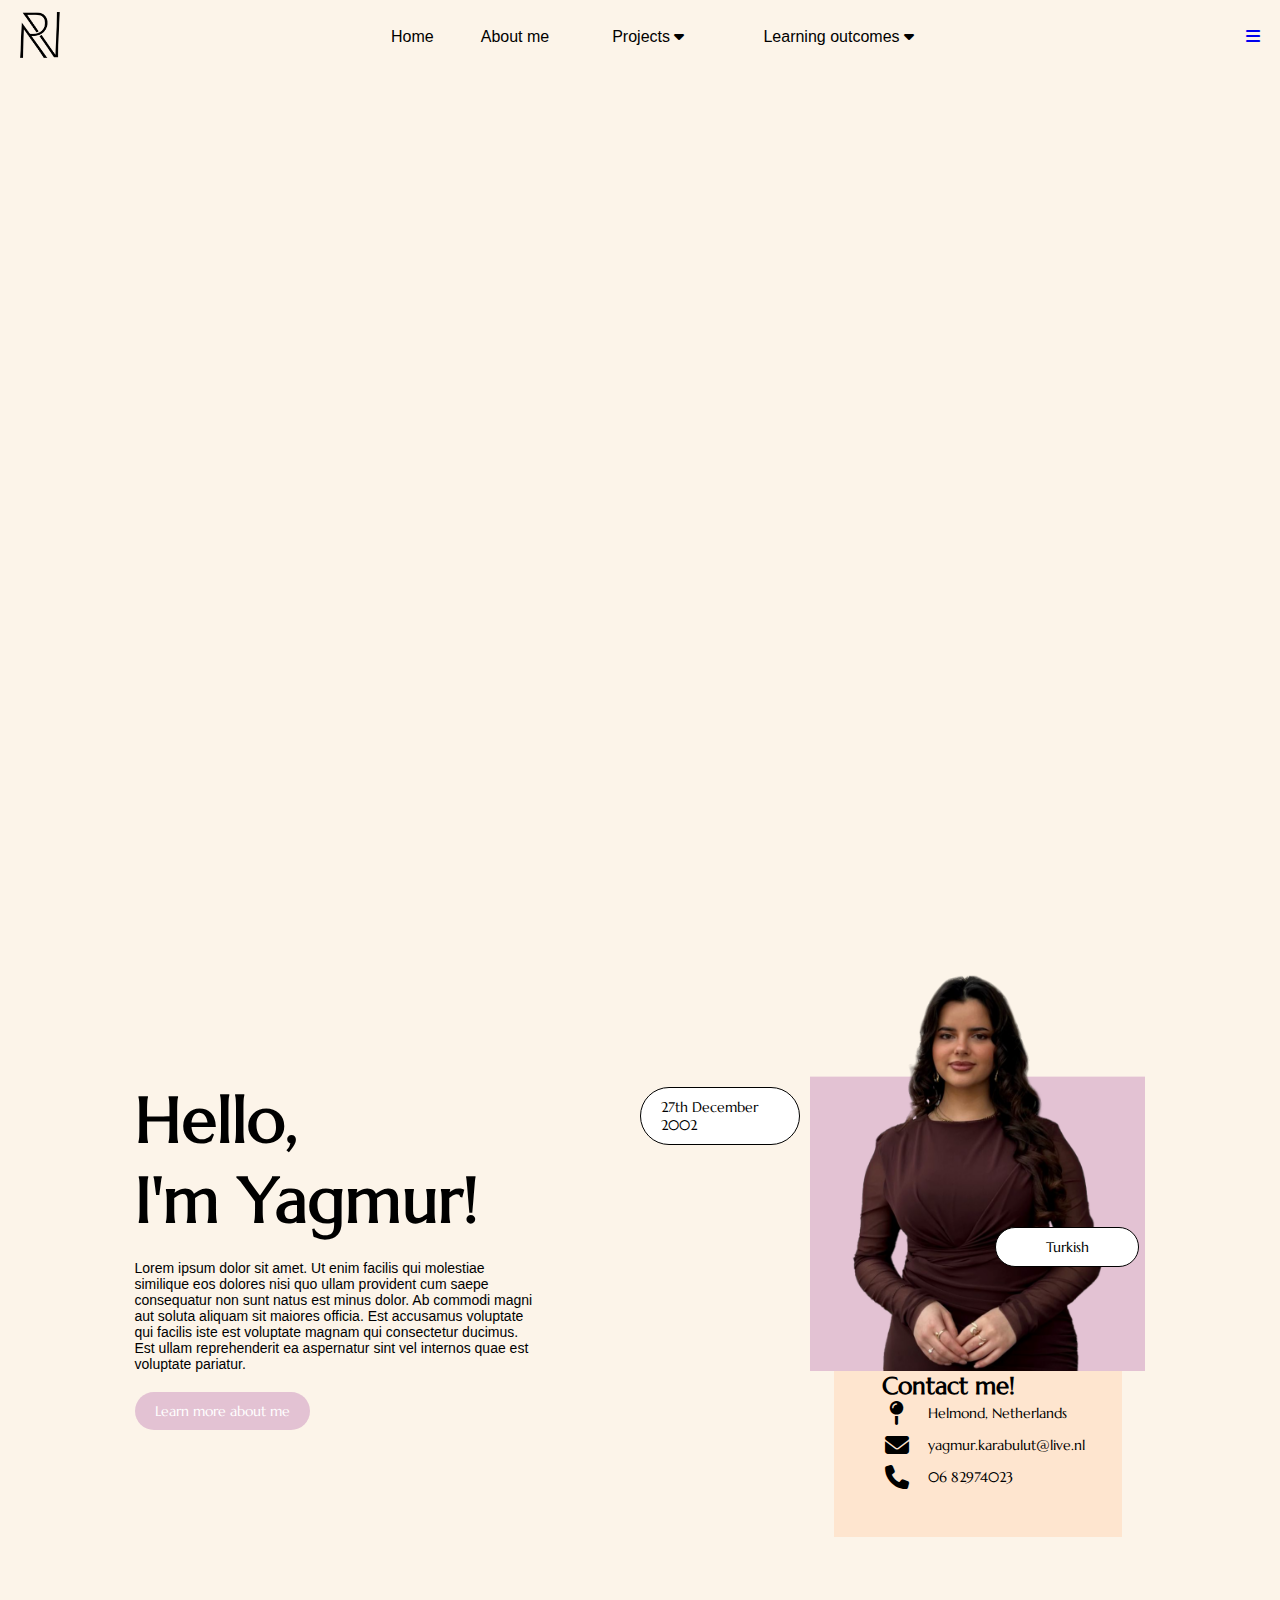
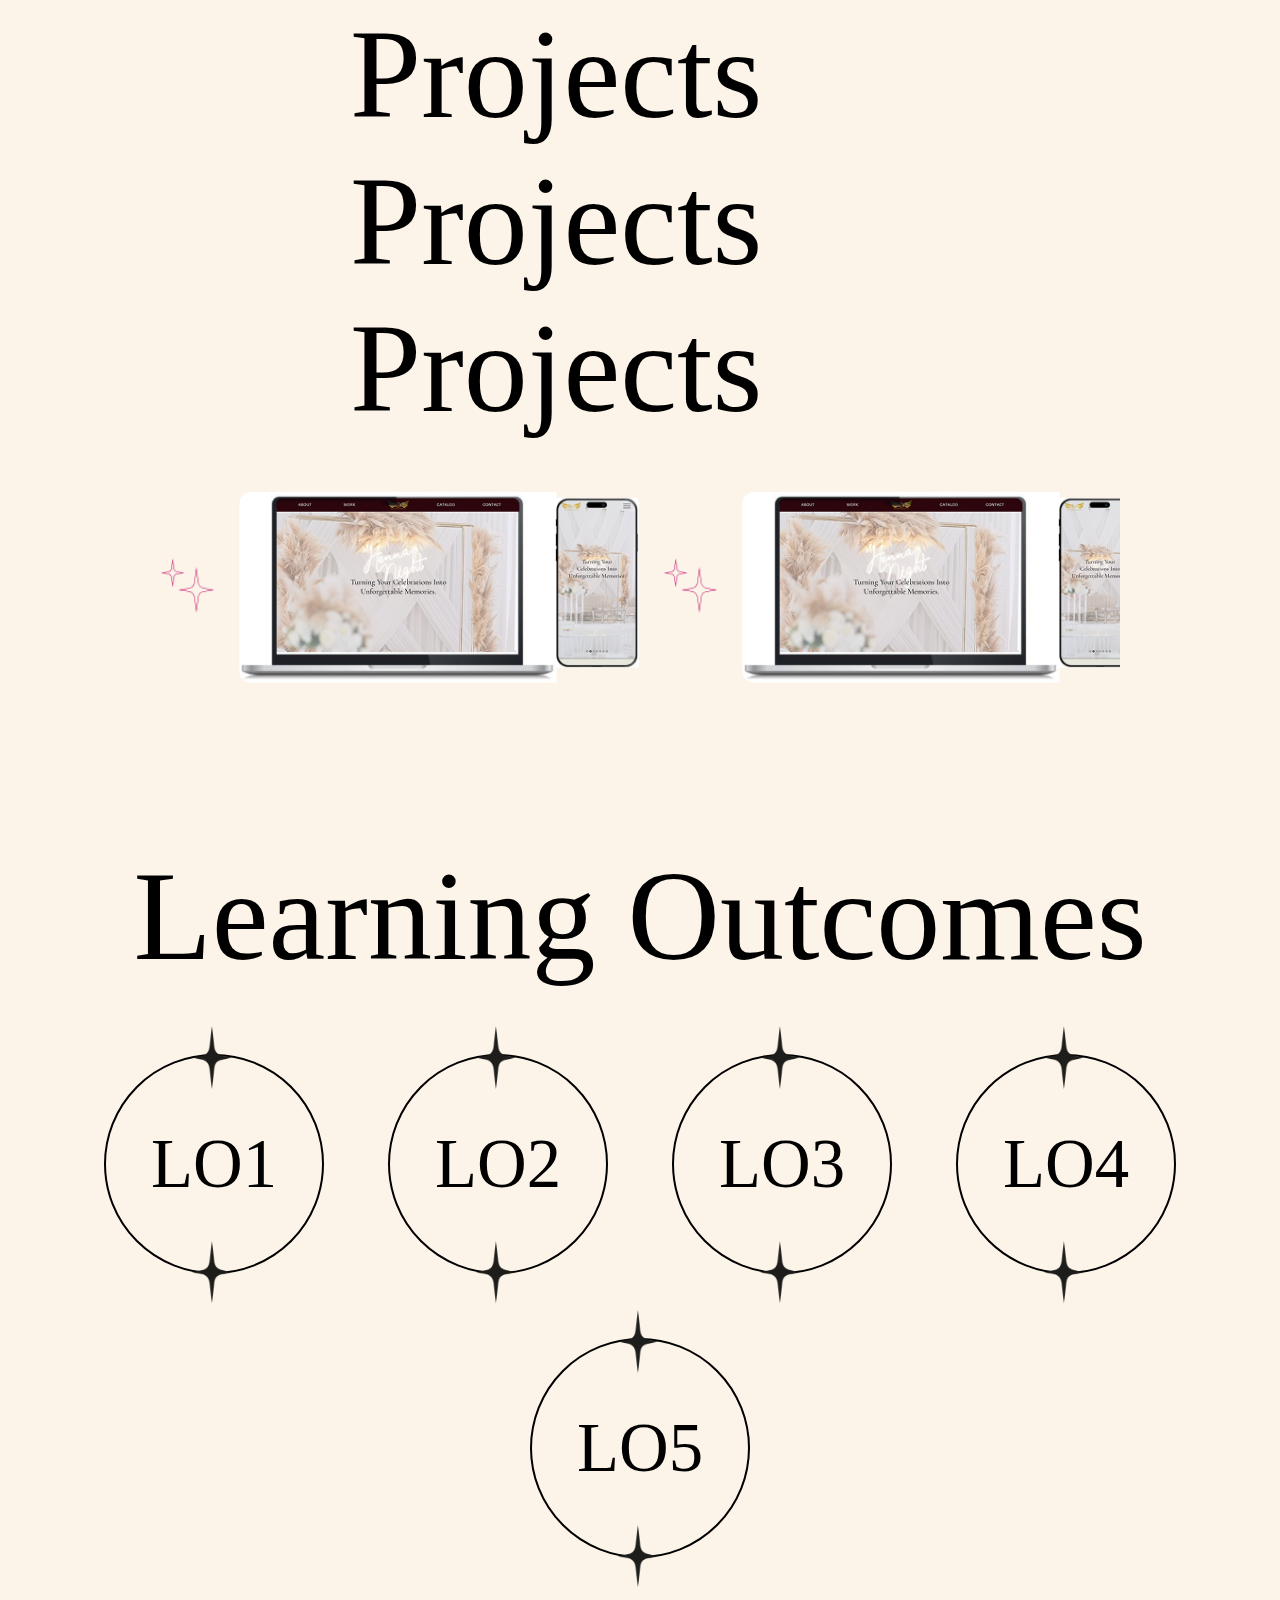
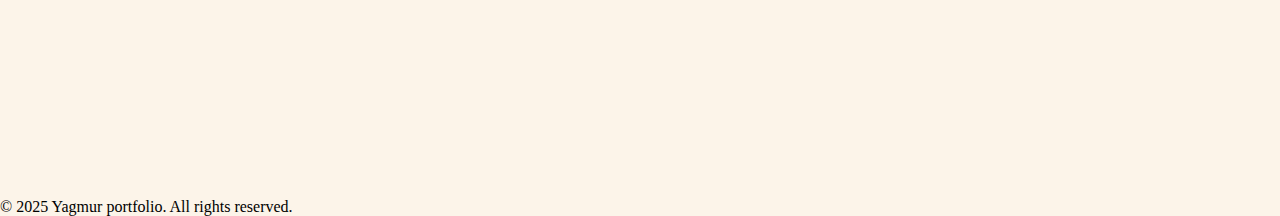
<file: index.html>
<!DOCTYPE html>
<html lang="en">
<head>
    <meta charset="UTF-8">
    <meta name="viewport" content="width=device-width, initial-scale=1.0">
    <title>Document</title>
    <link rel="stylesheet" href="navbar.css">
    <link rel="stylesheet" href="style.css">
    <link rel="stylesheet" href="https://cdnjs.cloudflare.com/ajax/libs/font-awesome/4.7.0/css/font-awesome.min.css">
    <link rel="stylesheet" href="https://cdnjs.cloudflare.com/ajax/libs/font-awesome/6.5.0/css/all.min.css">
    <link href="https://fonts.googleapis.com/css2?family=Marcellus&display=swap" rel="stylesheet">
    <link rel="icon" type="image/x-icon" href="images/rain logo.png">
    <link href="https://fonts.googleapis.com/css2?family=Prata&display=swap" rel="stylesheet">



</head>
<body>
    <!-- navbar -->
      <nav class="navbar">
        <a href="#home"><img src="images/rain logo.png" alt="logo" class="logo"></a>

        <div class="nav-links" id="navLinks">
            <a href="index.html" class="homebtn">Home</a>
            <a href="#about" class="about">About me</a>

            <div class="dropdown">
            <button class="dropbtn">Projects
                <i class="fa fa-caret-down"></i>
            </button>
                <div class="dropdown-content">
                    <a href="loop.html">LOOP</a>
                    <a href="friends.html">Friends with Benefits</a>
                    <a href="#">Development challenges</a>
                    <a href="#">Portfolio</a>
                    <a href="#">Vision Installatie</a>

                </div>
            </div>
            <div class="dropdown">
                <button class="dropbtn">Learning outcomes
                <i class="fa fa-caret-down"></i>
                </button>
                <div class="dropdown-content">
                <a href="lo1.html">Interactive media</a>
                <a href="#">Development</a>
                <a href="#">Iterative design</a>
                <a href="#">Professional standard</a>
                <a href="#">Personal leadership</a>
                </div>
            </div>
        </div>

        <a href="javascript:void(0);" class="icon" onclick="toggleMenu()">
            <i class="fa fa-bars"></i>
        </a>
    </nav>

    <!-- hero -->
     <div class="hero-wrapper">
        <div class="hero-content">
            <div class="portfolio-text">
                <h1 class="top">Portfolio</h1>
                <h1 class="bottom">Portfolio</h1>
                <h1 class="bottom">Portfolio</h1>
                <h1 class="bottom">Portfolio</h1>
            </div>

            <img src="images/hero.jpg" alt="blurred photo" class="hero-img">
        </div>
     </div>

    <!-- introduction -->

    <div class="intro">
        <div class="text">
            <h2>Hello, <br>  I'm Yagmur! </h2>
            <p>Lorem ipsum dolor sit amet. Ut enim facilis qui molestiae similique eos dolores nisi quo ullam provident cum saepe consequatur non sunt natus est minus dolor. Ab commodi magni aut soluta aliquam sit maiores officia. Est accusamus voluptate qui facilis iste est voluptate magnam qui consectetur ducimus. Est ullam reprehenderit ea aspernatur sint vel internos quae est voluptate pariatur.</p>
            <button class="learnBTN">Learn more about me</button>
        </div>
        <div class="me">
            <img src="images/me.png" alt="me" class="my-photo">
            <div class="contact">
                <h4>Contact me!</h4>
                <div class="info-list">
                    <div class="info-item">
                        <i class="fa-solid fa-map-pin" ></i> 
                        <p>Helmond, Netherlands</p>
                    </div>
                    <div class="info-item">
                        <i class="fa-solid fa-envelope" ></i>
                        <p>yagmur.karabulut@live.nl</p>
                    </div>
                    <div class="info-item">
                        <i class="fa-solid fa-phone"></i>
                        <p>06 82974023</p>
                    </div>
                </div>
            </div>


            <p class="age">27th December 2002</p>
            <p class="land">Turkish</p>

            
        </div>
    </div>
    <!-- projects -->
    <section class="project-carousel">
        <h1>Projects</h1>
        <h1>Projects</h1>
        <h1>Projects</h1>
            <div class="carousel">
                <div class="pinkStar"><img src="images/pink stars.png" alt="stars"></div>
            <div class="thumbnail">
                <a href=""><img src="images/dreamprj.png" alt="Project 1"></a>
            </div>

            <div class="pinkStar"><img src="images/pink stars.png" alt="stars"></div>
            <div class="thumbnail">
                <a href=""><img src="images/dreamprj.png" alt="Project 1"></a>
            </div>

            <div class="pinkStar"><img src="images/pink stars.png" alt="stars"></div>
            <div class="thumbnail">
                <a href=""><img src="images/dreamprj.png" alt="Project 1"></a>
            </div>

            <div class="pinkStar"><img src="images/pink stars.png" alt="stars"></div>
            <div class="thumbnail">
                <a href=""><img src="images/dreamprj.png" alt="Project 1"></a>
            </div>         
            </div>
      </section>

    <!-- learning outcomes -->

    <section class="learning-outcomes">
        <h1>Learning Outcomes</h1>
        <div class="outcomes-container">
            <div class="outcome" data-hover="Conceptualize, design, and develop interactive media products">
                <span class="default-text">LO1</span>
                <div class="star star1"><img src="images/black star.png" alt="black star"></div>
                <div class="star star2"><img src="images/black star.png" alt="black star"></div>
            </div>
            <div class="outcome" data-hover="Transferable production">
                <span class="default-text">LO2</span>
                <div class="star star1"> <img src="images/black star.png" alt="black star"></div>
                <div class="star star2"><img src="images/black star.png" alt="black star"></div>
            </div>
            <div class="outcome" data-hover="Creative iterations">
                <span class="default-text">LO3</span>
                <div class="star star1"><img src="images/black star.png" alt="black star"></div>
                <div class="star star2"><img src="images/black star.png" alt="black star"></div>
            </div>
            <div class="outcome" data-hover="Professional standards">
                <span class="default-text">LO4</span>
                <div class="star star1"><img src="images/black star.png" alt="black star"></div>
                <div class="star star2"><img src="images/black star.png" alt="black star"></div>
            </div>
            <div class="outcome" data-hover="Personal leadership">
                <span class="default-text">LO5</span>
                <div class="star star1"><img src="images/black star.png" alt="black star"></div>
                <div class="star star2"><img src="images/black star.png" alt="black star"></div>
            </div>    
        </div>
        
    </section>

    <!-- footer -->

    <div class="footer">
        <p>© 2025 Yagmur portfolio. All rights reserved.</p>
    </div>


<script src="nav.js"></script>
</body>
</html>
</file>
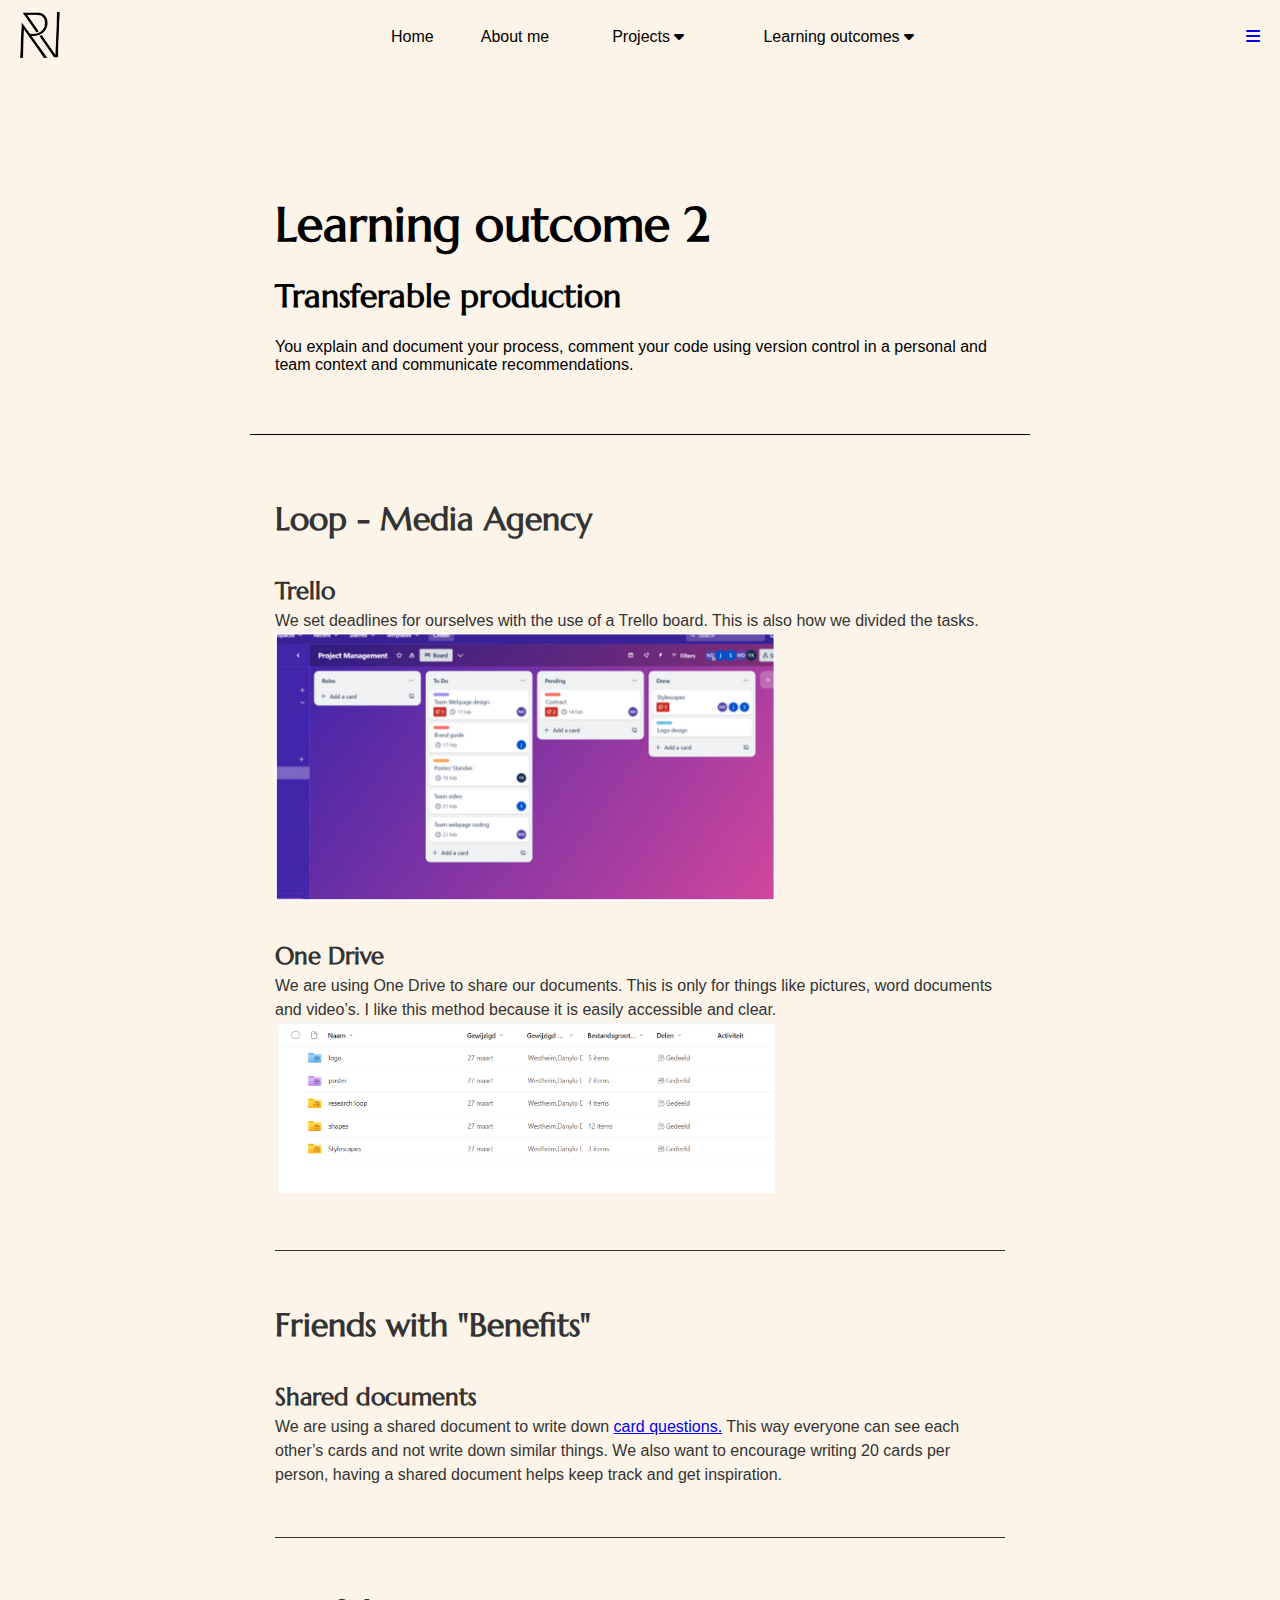
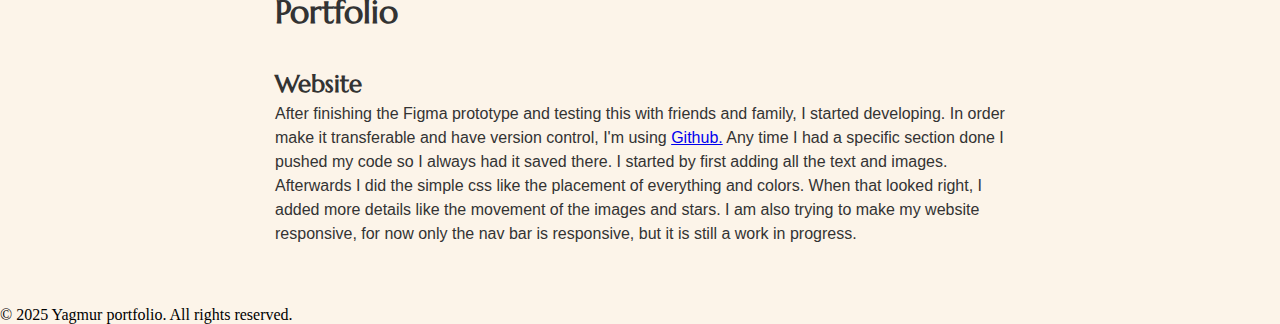
<file: lo2.html>
<!DOCTYPE html>
<html lang="en">
<head>
    <meta charset="UTF-8">
    <meta name="viewport" content="width=device-width, initial-scale=1.0">
    <title>Document</title>

    <link rel="stylesheet" href="navbar.css">
    <link rel="stylesheet" href="style.css">
    <link rel="stylesheet" href="https://cdnjs.cloudflare.com/ajax/libs/font-awesome/4.7.0/css/font-awesome.min.css">
    <link rel="stylesheet" href="https://cdnjs.cloudflare.com/ajax/libs/font-awesome/6.5.0/css/all.min.css">
    <link href="https://fonts.googleapis.com/css2?family=Marcellus&display=swap" rel="stylesheet">
    <link rel="icon" type="image/x-icon" href="images/rain logo.png">
    <link href="https://fonts.googleapis.com/css2?family=Prata&display=swap" rel="stylesheet">
    <link rel="stylesheet" href="friends.css">
    <link rel="stylesheet" href="LO.css">
</head>
<body>
    <!-- navbar -->
    <nav class="navbar">
        <a href="index.html"><img src="images/rain logo.png" alt="logo" class="logo"></a>

        <div class="nav-links" id="navLinks">
            <a href="#home" class="homebtn">Home</a>
            <a href="#about" class="about">About me</a>

            <div class="dropdown">
            <button class="dropbtn">Projects
                <i class="fa fa-caret-down"></i>
            </button>
                <div class="dropdown-content">
                    <a href="loop.html">LOOP</a>
                    <a href="friends.html">Friends with Benefits</a>
                    <a href="#">Development challenges</a>
                    <a href="#">Portfolio</a>
                    <a href="#">Vision Installatie</a>

                </div>
            </div>
            <div class="dropdown">
                <button class="dropbtn">Learning outcomes
                <i class="fa fa-caret-down"></i>
                </button>
                <div class="dropdown-content">
                <a href="lo1.html">Interactive media</a>
                <a href="lo2.html">Development</a>
                <a href="lo3.html">Iterative design</a>
                <a href="lo4.html">Professional standard</a>
                <a href="lo5.html">Personal leadership</a>
                </div>
            </div>
        </div>

        <a href="javascript:void(0);" class="icon" onclick="toggleMenu()">
            <i class="fa fa-bars"></i>
        </a>
    </nav>

    <!-- --intro-- -->
    <section class="inleiding">
        <h1 class="LO">Learning outcome 2 </h1>
        <h1 class="disc">Transferable production</h1>
        <p>You explain and document your process, comment your code using version control in a personal and team context and communicate recommendations.</p>
    </section>
    <div class="divider"></div>

    <section class="content">
        <h2 class="title">Loop - Media Agency</h2>
        <div class="proof">
            <h4 class="sub-title" id="Loop">Trello</h4>
            <p>We set deadlines for ourselves with the use of a Trello board. This is also how we divided the tasks.</p>
            <img src="images/trello loop.png" alt="">
        </div>
        <div class="proof">
            <h4 class="sub-title">One Drive</h4>
            <p>We are using One Drive to share our documents. This is only for things like pictures, word documents and video’s. I like this method because it is easily accessible and clear.</p>
            <img src="images/onedrive.png" alt="">
        </div>

        
        <div class="divider2"></div>


        <h2 class="title">Friends with "Benefits"</h2>
        <div class="proof">
            <h4 class="sub-title" id="Cards">Shared documents</h4>
            <p>We are using a shared document to write down <a href="images/unhinged vraagjes.pdf" target="_blank">card questions.</a> This way everyone can see each other’s cards and not write down similar things. We also want to encourage writing 20 cards per person, having a shared document helps keep track and get inspiration.</p>
        </div>     

        <div class="divider2"></div>

        <h2 class="title">Portfolio</h2>
        <div class="proof">
            <h4 class="sub-title" id="Git">Website</h4>
            <p>After finishing the Figma prototype and testing this with friends and family, I started developing. In order make it transferable and have version control, I'm using <a href="https://github.com/yagmur-k64/rain-noir" target="_blank">Github.</a> Any time I had a specific section done I pushed my code so I always had it saved there. I started by first adding all the text and images. Afterwards I did the simple css like the placement of everything and colors. When that looked right, I added more details like the movement of the images and stars. I am also trying to make my website responsive, for now only the nav bar is responsive, but it is still a work in progress. </p>
        </div>
    </section>
<!-- footer -->

<div class="footer">
    <p>© 2025 Yagmur portfolio. All rights reserved.</p>
</div>
    </body>
</html>
</file>
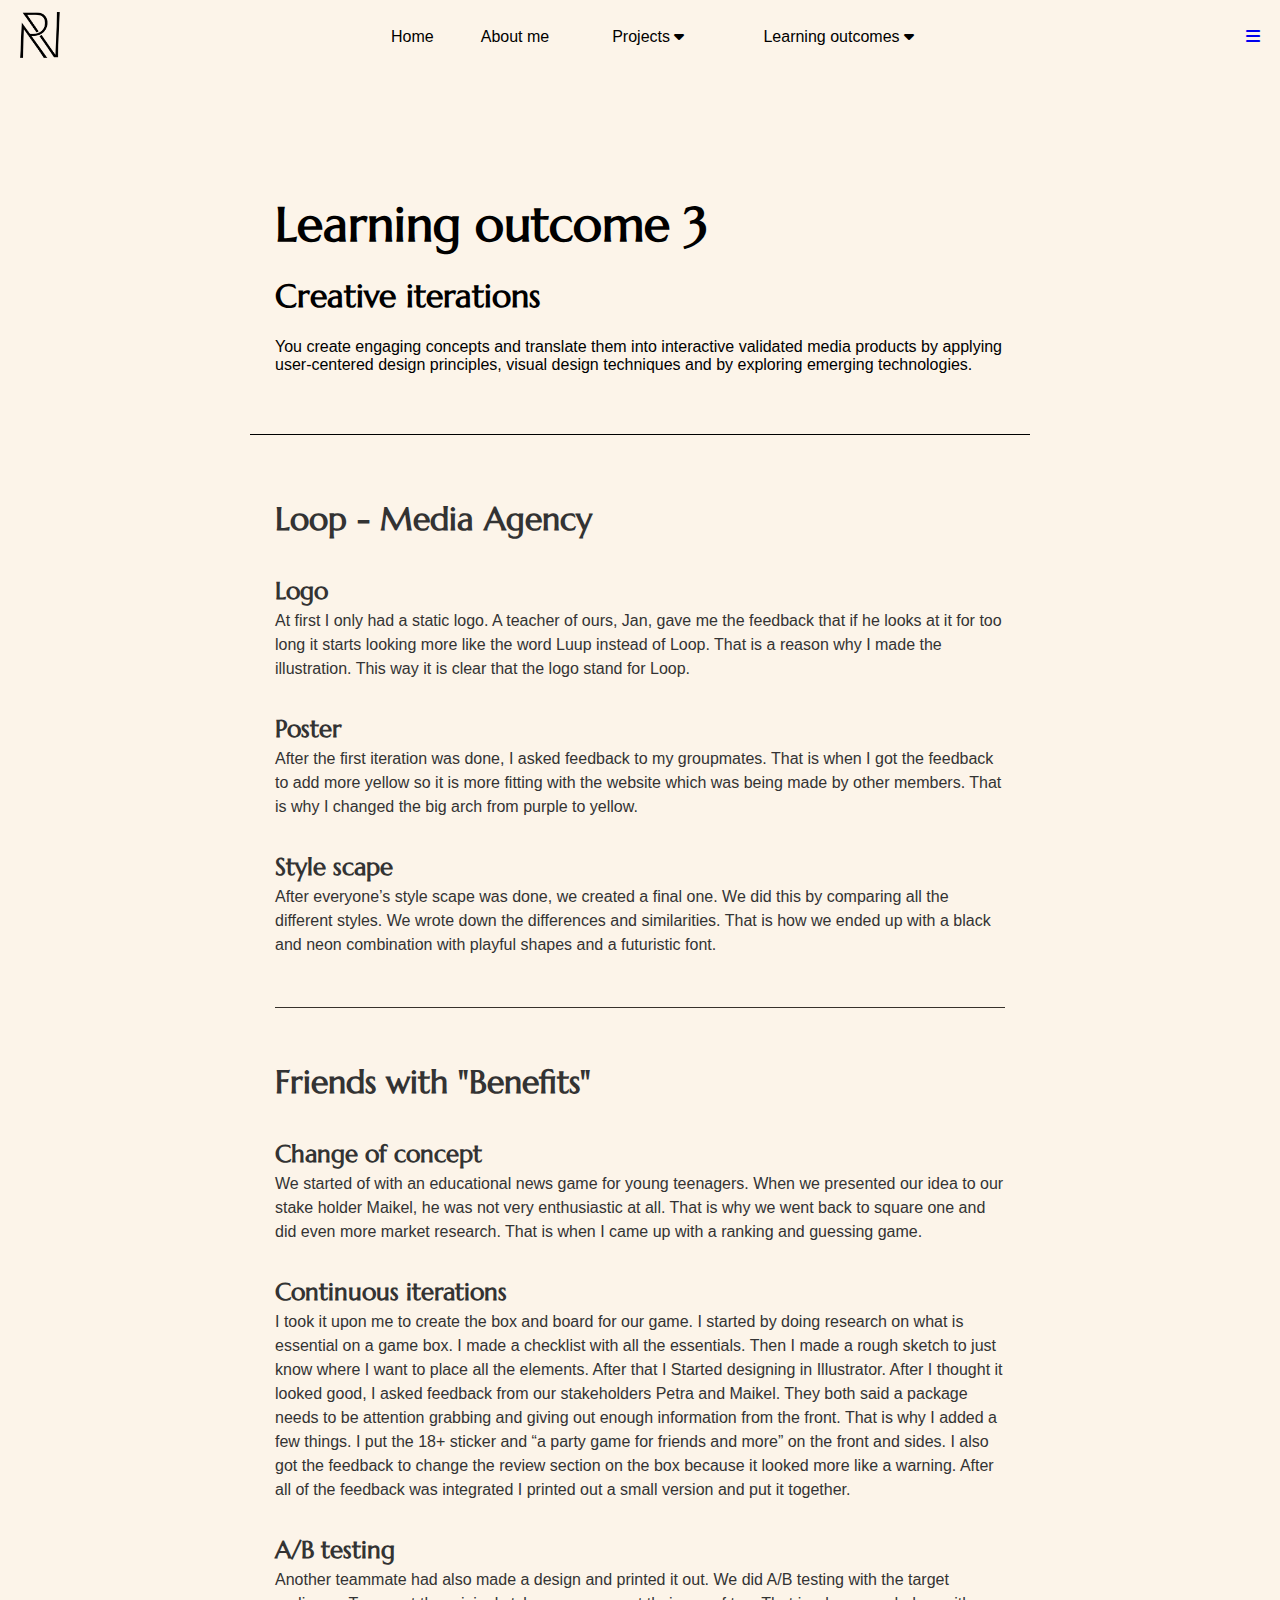
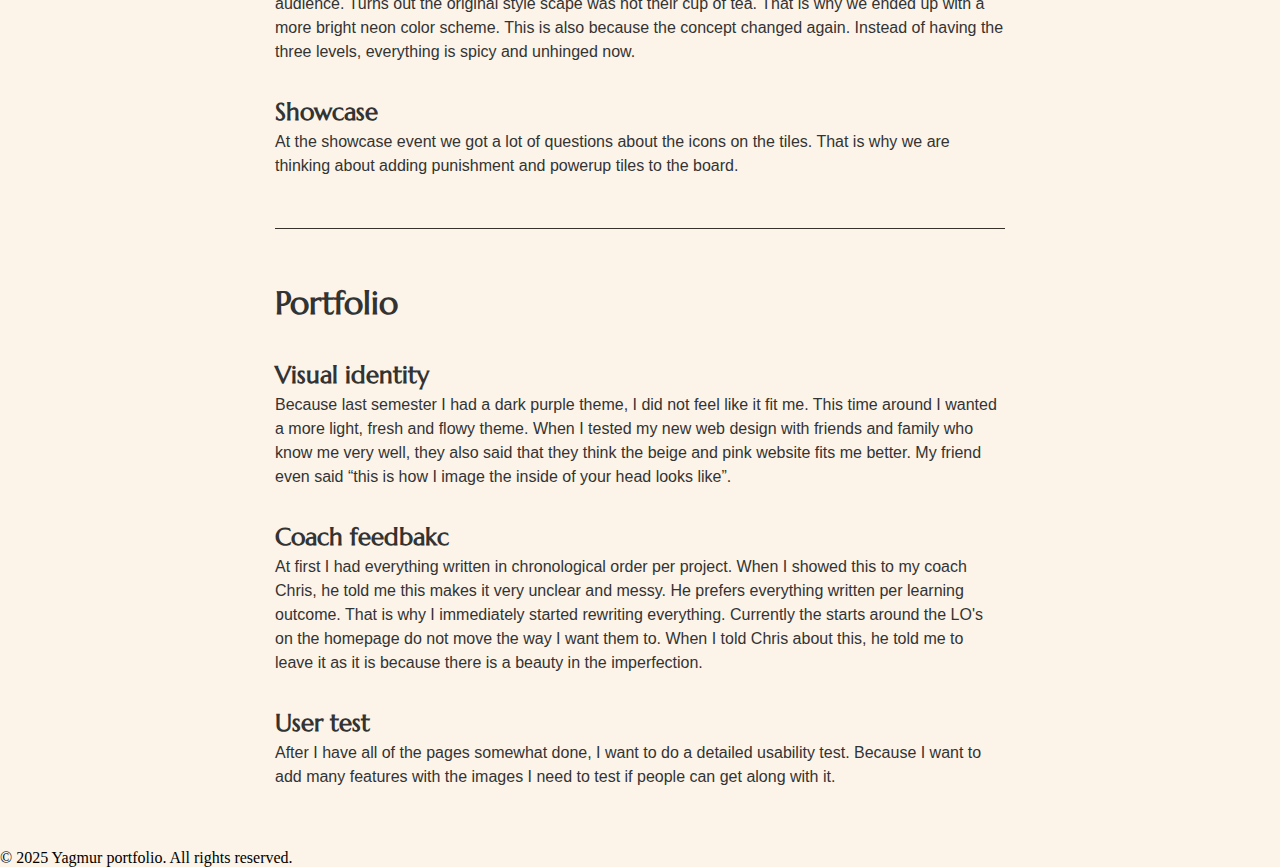
<file: lo3.html>
<!DOCTYPE html>
<html lang="en">
<head>
    <meta charset="UTF-8">
    <meta name="viewport" content="width=device-width, initial-scale=1.0">
    <title>Document</title>

    <link rel="stylesheet" href="navbar.css">
    <link rel="stylesheet" href="style.css">
    <link rel="stylesheet" href="https://cdnjs.cloudflare.com/ajax/libs/font-awesome/4.7.0/css/font-awesome.min.css">
    <link rel="stylesheet" href="https://cdnjs.cloudflare.com/ajax/libs/font-awesome/6.5.0/css/all.min.css">
    <link href="https://fonts.googleapis.com/css2?family=Marcellus&display=swap" rel="stylesheet">
    <link rel="icon" type="image/x-icon" href="images/rain logo.png">
    <link href="https://fonts.googleapis.com/css2?family=Prata&display=swap" rel="stylesheet">
    <link rel="stylesheet" href="friends.css">
    <link rel="stylesheet" href="LO.css">
</head>
<body>
    <!-- navbar -->
    <nav class="navbar">
        <a href="index.html"><img src="images/rain logo.png" alt="logo" class="logo"></a>

        <div class="nav-links" id="navLinks">
            <a href="#home" class="homebtn">Home</a>
            <a href="#about" class="about">About me</a>

            <div class="dropdown">
            <button class="dropbtn">Projects
                <i class="fa fa-caret-down"></i>
            </button>
                <div class="dropdown-content">
                    <a href="loop.html">LOOP</a>
                    <a href="friends.html">Friends with Benefits</a>
                    <a href="#">Development challenges</a>
                    <a href="#">Portfolio</a>
                    <a href="#">Vision Installatie</a>

                </div>
            </div>
            <div class="dropdown">
                <button class="dropbtn">Learning outcomes
                <i class="fa fa-caret-down"></i>
                </button>
                <div class="dropdown-content">
                <a href="lo1.html">Interactive media</a>
                <a href="lo2.html">Development</a>
                <a href="lo3.html">Iterative design</a>
                <a href="lo4.html">Professional standard</a>
                <a href="lo5.html">Personal leadership</a>
                </div>
            </div>
        </div>

        <a href="javascript:void(0);" class="icon" onclick="toggleMenu()">
            <i class="fa fa-bars"></i>
        </a>
    </nav>

    <!-- --intro-- -->
    <section class="inleiding">
        <h1 class="LO">Learning outcome 3 </h1>
        <h1 class="disc">Creative iterations</h1>
        <p>You create engaging concepts and translate them into interactive validated media products by applying user-centered design principles, visual design techniques and by exploring emerging technologies.</p>
    </section>
    <div class="divider"></div>

    <section class="content">
        <h2 class="title">Loop - Media Agency</h2>
        <div class="proof">
            <h4 class="sub-title">Logo</h4>
            <p>At first I only had a static logo. A teacher of ours, Jan, gave me the feedback that if he looks at it for too long it starts looking more like the word Luup instead	of Loop. That is a reason why I made the illustration. This way it is clear that the logo stand for Loop. </p>
        </div>
        <div class="proof">
            <h4 class="sub-title">Poster</h4>
            <p>After the first iteration was done, I asked feedback to my groupmates. That is when I got the feedback to add more yellow so it is more fitting with the website which was being made by other members. That is why I changed the big arch from purple to yellow. </p>
        </div>
        <div class="proof">
            <h4 class="sub-title">Style scape</h4>
            <p>After everyone’s style scape was done, we created a final one. We did this by comparing all the different styles. We wrote down the differences and similarities. That is how we ended up with a black and neon combination with playful shapes and a futuristic font. </p>
        </div>
        
        <div class="divider2"></div>


        <h2 class="title">Friends with "Benefits"</h2>
        <div class="proof">
            <h4 class="sub-title">Change of concept</h4>
            <p>We started of with an educational news game for young teenagers. When we presented our idea to our stake holder Maikel, he was not very enthusiastic at all. That is why we went back to square one and did even more market research. That is when I came up with a ranking and guessing game. </p>
        </div>
        <div class="proof">
            <h4 class="sub-title">Continuous iterations</h4>
            <p>I took it upon me to create the box and board for our game. I started by doing research on what is essential on a game box. I made a checklist with all the essentials. Then I made a rough sketch to just know where I want to place all the elements. After that I Started designing in Illustrator. After I thought it looked good, I asked feedback from our stakeholders Petra and Maikel. They both said a package needs to be attention grabbing and giving out enough information from the front. That is why I added a few things. I put the 18+ sticker and “a party game for friends and more” on the front and sides. I also got the feedback to change the review section on the box because it looked more like a warning. After all of the feedback was integrated I printed out a small version and put it together. </p>
        </div>
        <div class="proof">
            <h4 class="sub-title">A/B testing</h4>
            <p>Another teammate had also made a design and printed it out. We did A/B testing with the target audience. Turns out the original style scape was not their cup of tea. That is why we ended up with a more bright neon color scheme. This is also because the concept changed again. Instead of having the three levels, everything is spicy and unhinged now. </p>
        </div>
        <div class="proof">
            <h4 class="sub-title">Showcase</h4>
            <p>At the showcase event we got a lot of questions about the icons on the tiles. That is why we are thinking about adding punishment and powerup tiles to the board.  </p>
        </div>
       
        

        <div class="divider2"></div>

        <h2 class="title">Portfolio</h2>
        <div class="proof">
            <h4 class="sub-title">Visual identity</h4>
            <p>Because last semester I had a dark purple theme, I did not feel like it fit me. This time around I wanted a more light, fresh and flowy theme. When I tested my new web design with friends and family who know me very well, they also said that they think the beige and pink website fits me better. My friend even said “this is how I image the inside of your head looks like”.</p>
        </div>
        <div class="proof">
            <h4 class="sub-title">Coach feedbakc</h4>
            <p>At first I had everything written in chronological order per project. When I showed this to my coach Chris, he told me this makes it very unclear and messy. He prefers everything written per learning outcome. That is why I immediately started rewriting everything. 
                Currently the starts around the LO's on the homepage do not move the way I want them to. When I told Chris about this, he told me to leave it as it is because there is a beauty in the imperfection. 
                </p>
        </div>
        <div class="proof">
            <h4 class="sub-title">User test</h4>
            <p>After I have all of the pages somewhat done, I want to do a detailed usability test. Because I want to add many features with the images I need to test if people can get along with it.</p>
        </div>
    
    </section>
<!-- footer -->

<div class="footer">
    <p>© 2025 Yagmur portfolio. All rights reserved.</p>
</div>
    </body>
</html>
</file>
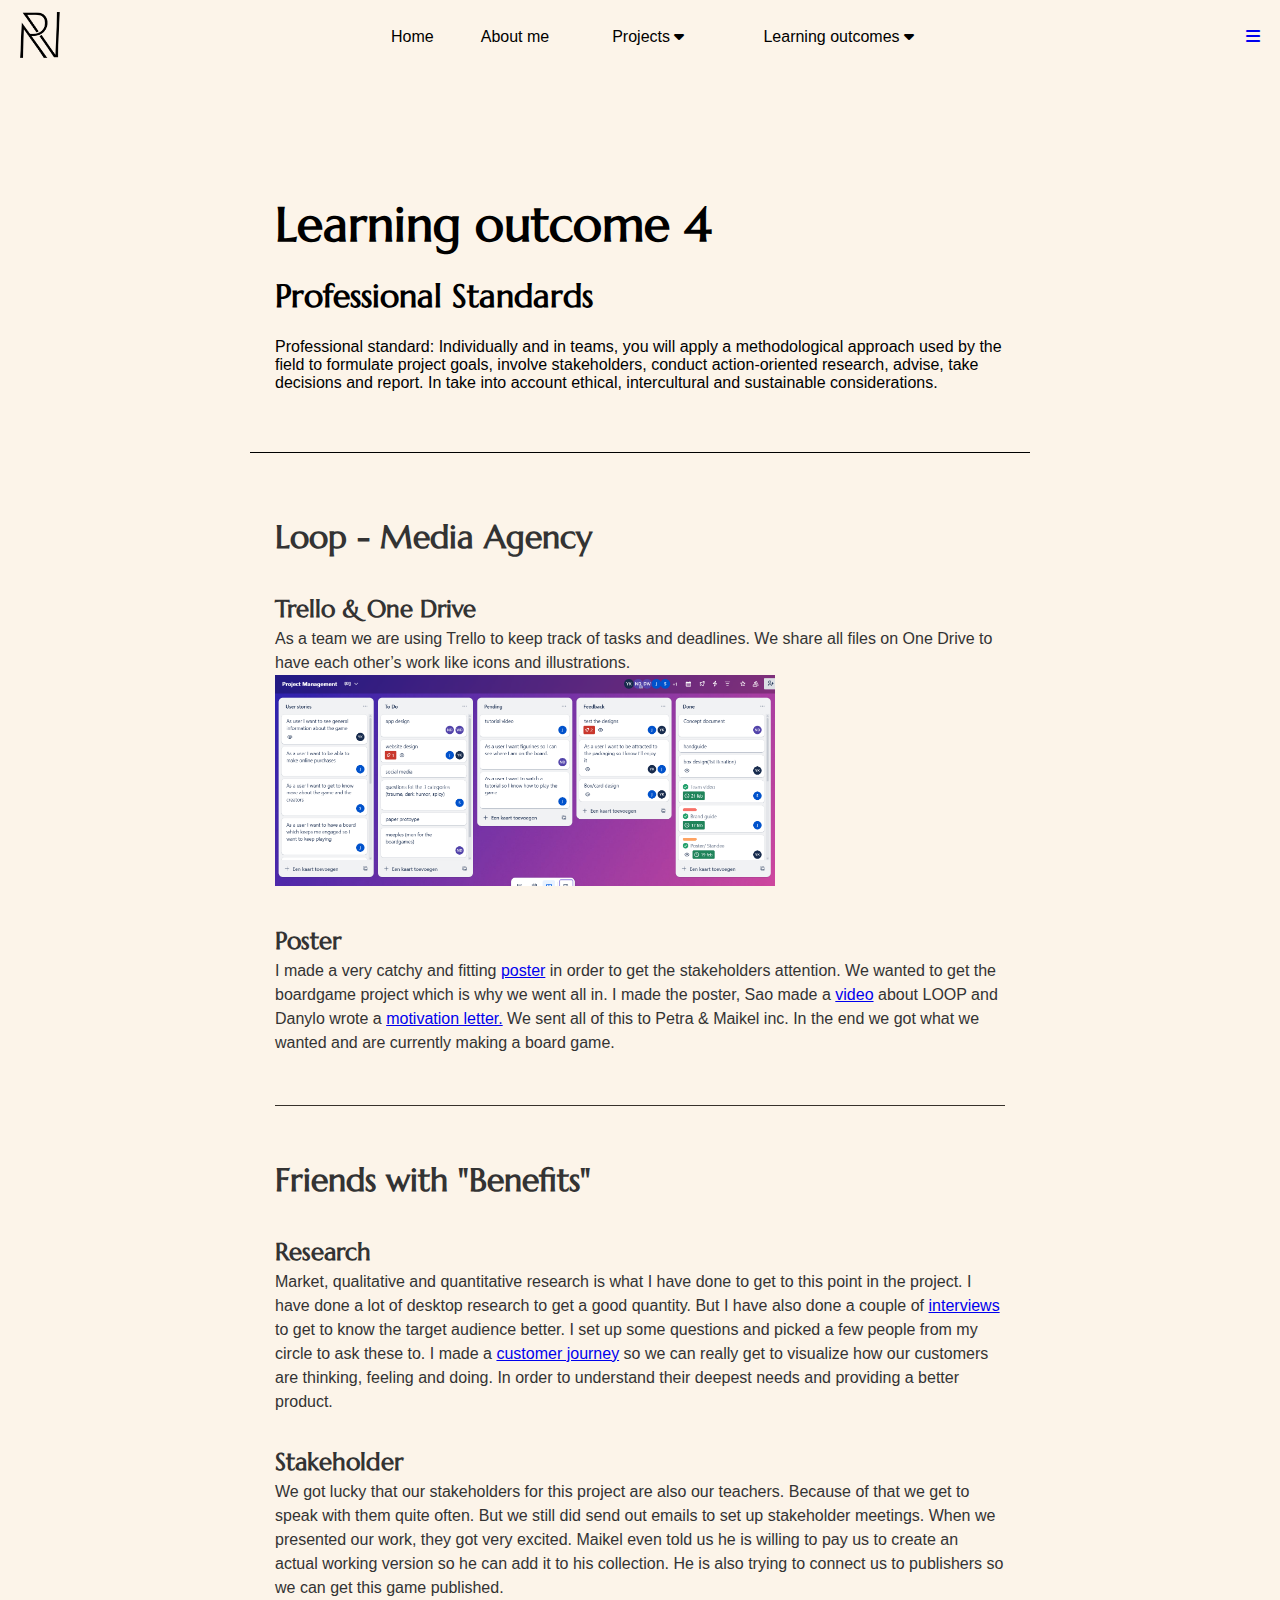
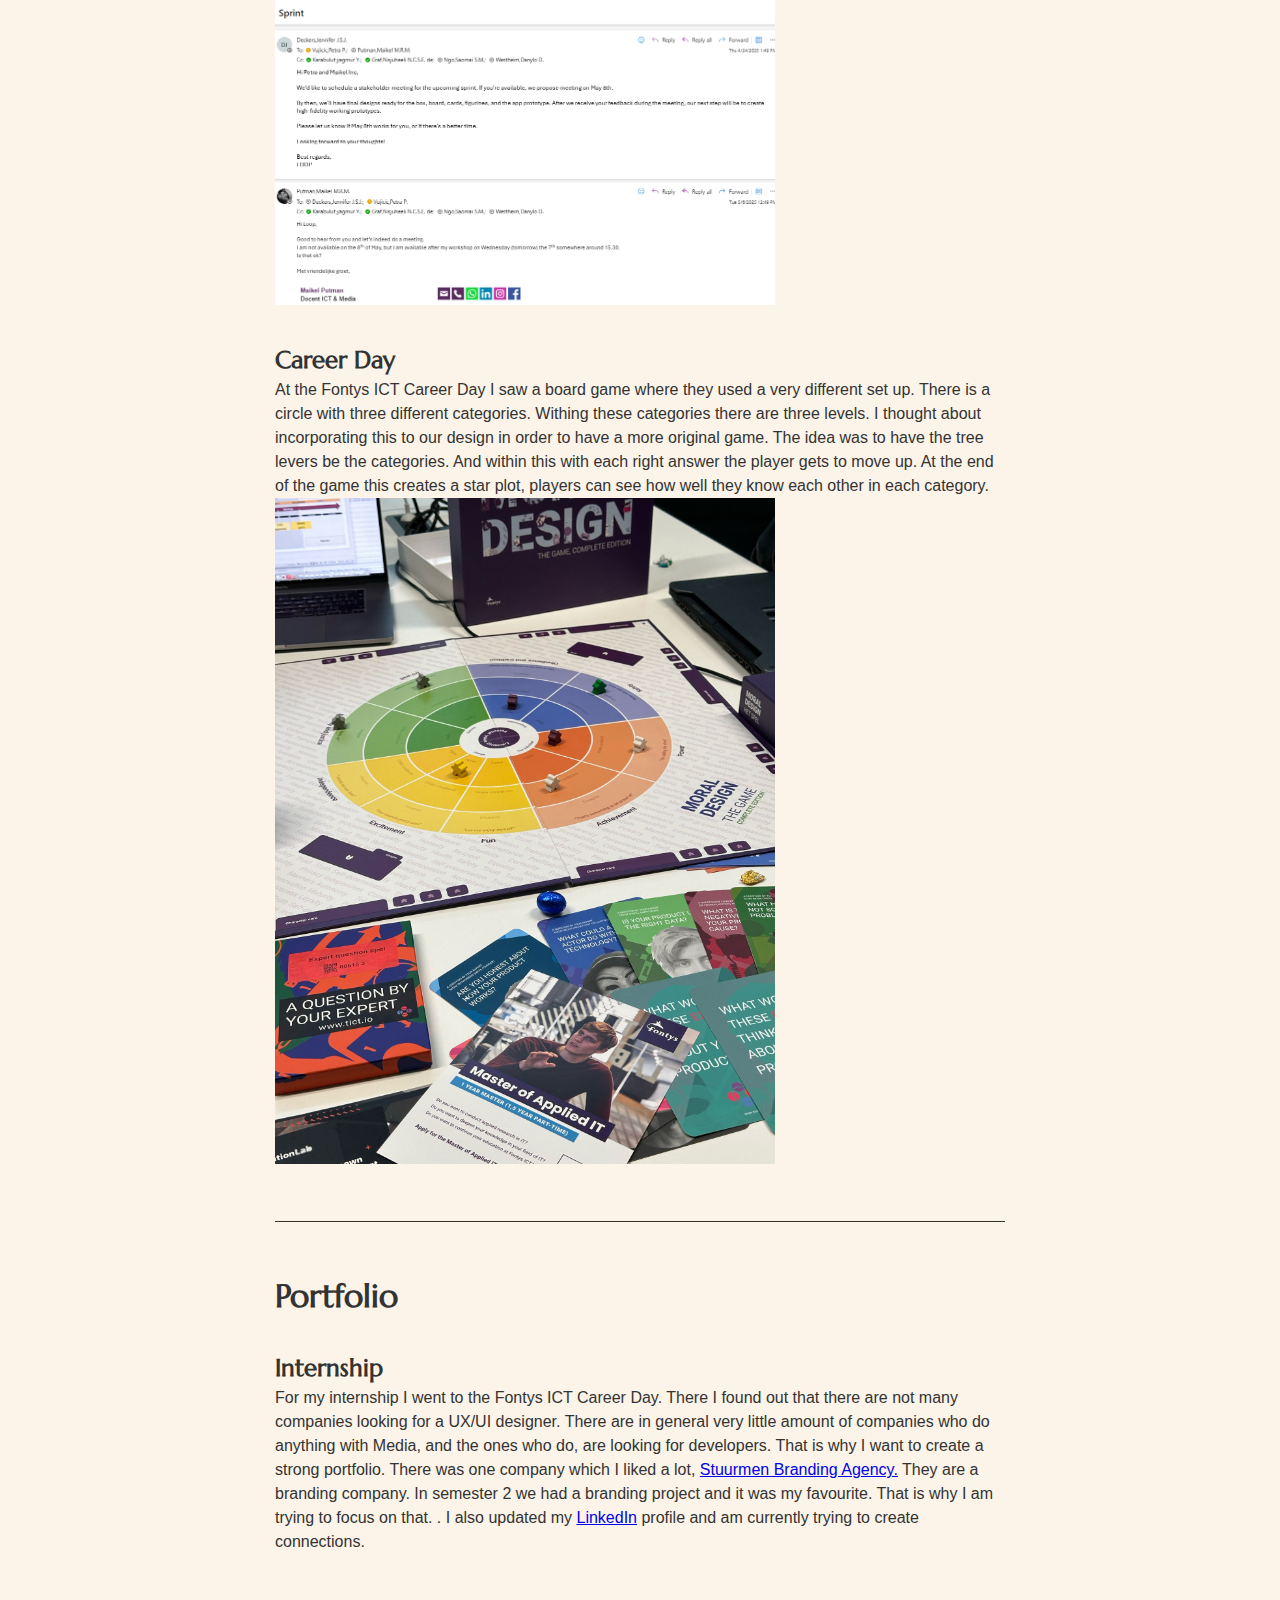
<file: lo4.html>
<!DOCTYPE html>
<html lang="en">
<head>
    <meta charset="UTF-8">
    <meta name="viewport" content="width=device-width, initial-scale=1.0">
    <title>Document</title>

    <link rel="stylesheet" href="navbar.css">
    <link rel="stylesheet" href="style.css">
    <link rel="stylesheet" href="https://cdnjs.cloudflare.com/ajax/libs/font-awesome/4.7.0/css/font-awesome.min.css">
    <link rel="stylesheet" href="https://cdnjs.cloudflare.com/ajax/libs/font-awesome/6.5.0/css/all.min.css">
    <link href="https://fonts.googleapis.com/css2?family=Marcellus&display=swap" rel="stylesheet">
    <link rel="icon" type="image/x-icon" href="images/rain logo.png">
    <link href="https://fonts.googleapis.com/css2?family=Prata&display=swap" rel="stylesheet">
    <link rel="stylesheet" href="friends.css">
    <link rel="stylesheet" href="LO.css">
</head>
<body>
    <!-- navbar -->
    <nav class="navbar">
        <a href="index.html"><img src="images/rain logo.png" alt="logo" class="logo"></a>

        <div class="nav-links" id="navLinks">
            <a href="#home" class="homebtn">Home</a>
            <a href="#about" class="about">About me</a>

            <div class="dropdown">
            <button class="dropbtn">Projects
                <i class="fa fa-caret-down"></i>
            </button>
                <div class="dropdown-content">
                    <a href="loop.html">LOOP</a>
                    <a href="friends.html">Friends with Benefits</a>
                    <a href="#">Development challenges</a>
                    <a href="#">Portfolio</a>
                    <a href="#">Vision Installatie</a>

                </div>
            </div>
            <div class="dropdown">
                <button class="dropbtn">Learning outcomes
                <i class="fa fa-caret-down"></i>
                </button>
                <div class="dropdown-content">
                <a href="lo1.html">Interactive media</a>
                <a href="lo2.html">Development</a>
                <a href="lo3.html">Iterative design</a>
                <a href="lo4.html">Professional standard</a>
                <a href="lo5.html">Personal leadership</a>
                </div>
            </div>
        </div>

        <a href="javascript:void(0);" class="icon" onclick="toggleMenu()">
            <i class="fa fa-bars"></i>
        </a>
    </nav>

    <!-- --intro-- -->
    <section class="inleiding">
        <h1 class="LO">Learning outcome 4 </h1>
        <h1 class="disc">Professional Standards</h1>
        <p>Professional standard: Individually and in teams, you will apply a methodological approach used by the field to formulate project goals, involve stakeholders, conduct action-oriented research, advise, take decisions and report. In take into account ethical, intercultural and sustainable considerations.</p>
    </section>
    <div class="divider"></div>

    <section class="content">
        <h2 class="title">Loop - Media Agency</h2>
        <div class="proof">
            <h4 class="sub-title" id="Agile">Trello & One Drive</h4>
            <p>As a team we are using Trello to keep track of tasks and deadlines. We share all files on One Drive to have each other’s work like icons and illustrations.</p>
            <img src="images/trello fwb.png" alt="">
        </div>
        <div class="proof">
            <h4 class="sub-title" id="Motivation">Poster</h4>
            <p>I made a very catchy and fitting <a href="images/Poster_loop.png" target="_blank">poster</a> in order to get the stakeholders attention. We wanted to get the boardgame project which is why we went all in. I made the poster, Sao made a <a href="https://www.youtube.com/watch?v=tE8SND2FWhk" target="_blank">video</a> about LOOP and Danylo wrote a <a href="images/IMA - Motivation Letter LOOP.pdf" target="_blank">motivation letter.</a> We sent all of this to Petra & Maikel inc. In the end we got what we wanted and are currently making a board game. </p>
        </div>
        
        <div class="divider2"></div>


        <h2 class="title">Friends with "Benefits"</h2>
        <div class="proof">
            <h4 class="sub-title" id="Research">Research</h4>
            <p>Market, qualitative and quantitative research is what I have done to get to this point in the project. I have done a lot of desktop research to get a good quantity. But I have also done a couple of <a href="images/Loop interview.pdf" target="_blank">interviews</a> to get to know the target audience better. I set up some questions and picked a few people from my circle to ask these to. I made a <a href="images/customer journey.pdf" target="_blank">customer journey</a> so we can really get to visualize how our customers are thinking, feeling and doing. In order to understand their deepest needs and providing a better product.</p>
        </div>
        <div class="proof">
            <h4 class="sub-title" id="Stakeholder">Stakeholder</h4>
            <p>We got lucky that our stakeholders for this project are also our teachers. Because of that we get to speak with them quite often. But we still did send out emails to set up stakeholder meetings. When we presented our work, they got very excited. Maikel even told us he is willing to pay us to create an actual working version so he can add it to his collection. He is also trying to connect us to publishers so we can get this game published. </p>
            <img src="images/mails.png" alt="">
        </div>
        <div class="proof">
            <h4 class="sub-title" id="Career">Career Day</h4>
            <p>At the Fontys ICT Career Day I saw a board game where they used a very different set up. There is a circle with three different categories. Withing these categories there are three levels. I thought about incorporating this to our design in order to have a more original game. The idea was to have the tree levers be the categories. And within this with each right answer the player gets to move up. At the end of the game this creates a star plot, players can see how well they know each other in each category.</p>
            <img src="images/careerday.jpg" alt="">
        </div>
        
        

        <div class="divider2"></div>

        <h2 class="title">Portfolio</h2>
        <div class="proof">
            <h4 class="sub-title" id="Internship">Internship</h4>
            <p>For my internship I went to the Fontys ICT Career Day. There I found out that there are not many companies looking for a UX/UI designer. There are in general very little amount of companies who do anything with Media, and the ones who do, are looking for developers. That is why I want to create a strong portfolio. There was one company which I liked a lot, <a href="https://stuur.men/" target="_blank">Stuurmen Branding Agency.</a> They are a branding company. In semester 2 we had a branding project and it was my favourite. That is why I am trying to focus on that. . I also updated my <a href="https://www.linkedin.com/in/yagmur-karabulut-264983360/" target="_blank">LinkedIn</a> profile and am currently trying to create connections. </p>
        </div>
    </section>
<!-- footer -->

<div class="footer">
    <p>© 2025 Yagmur portfolio. All rights reserved.</p>
</div>
    </body>
</html>
</file>
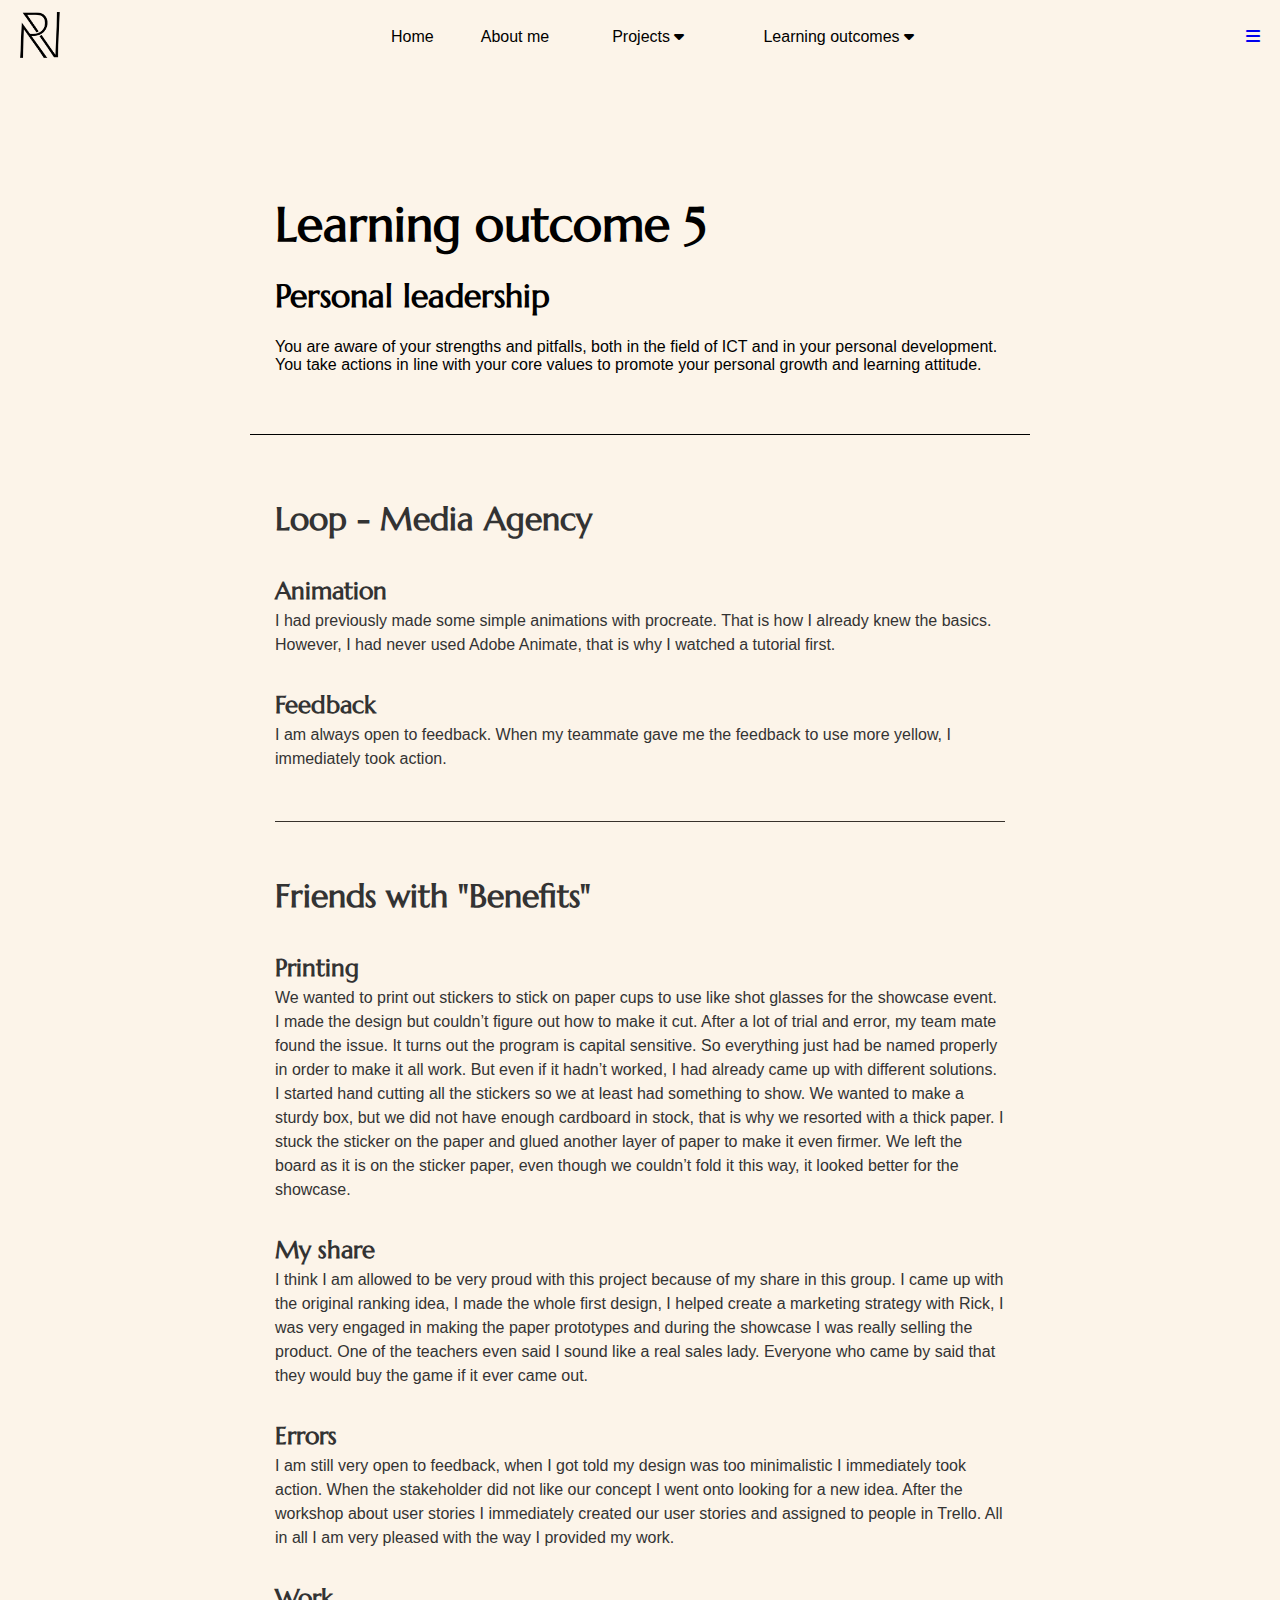
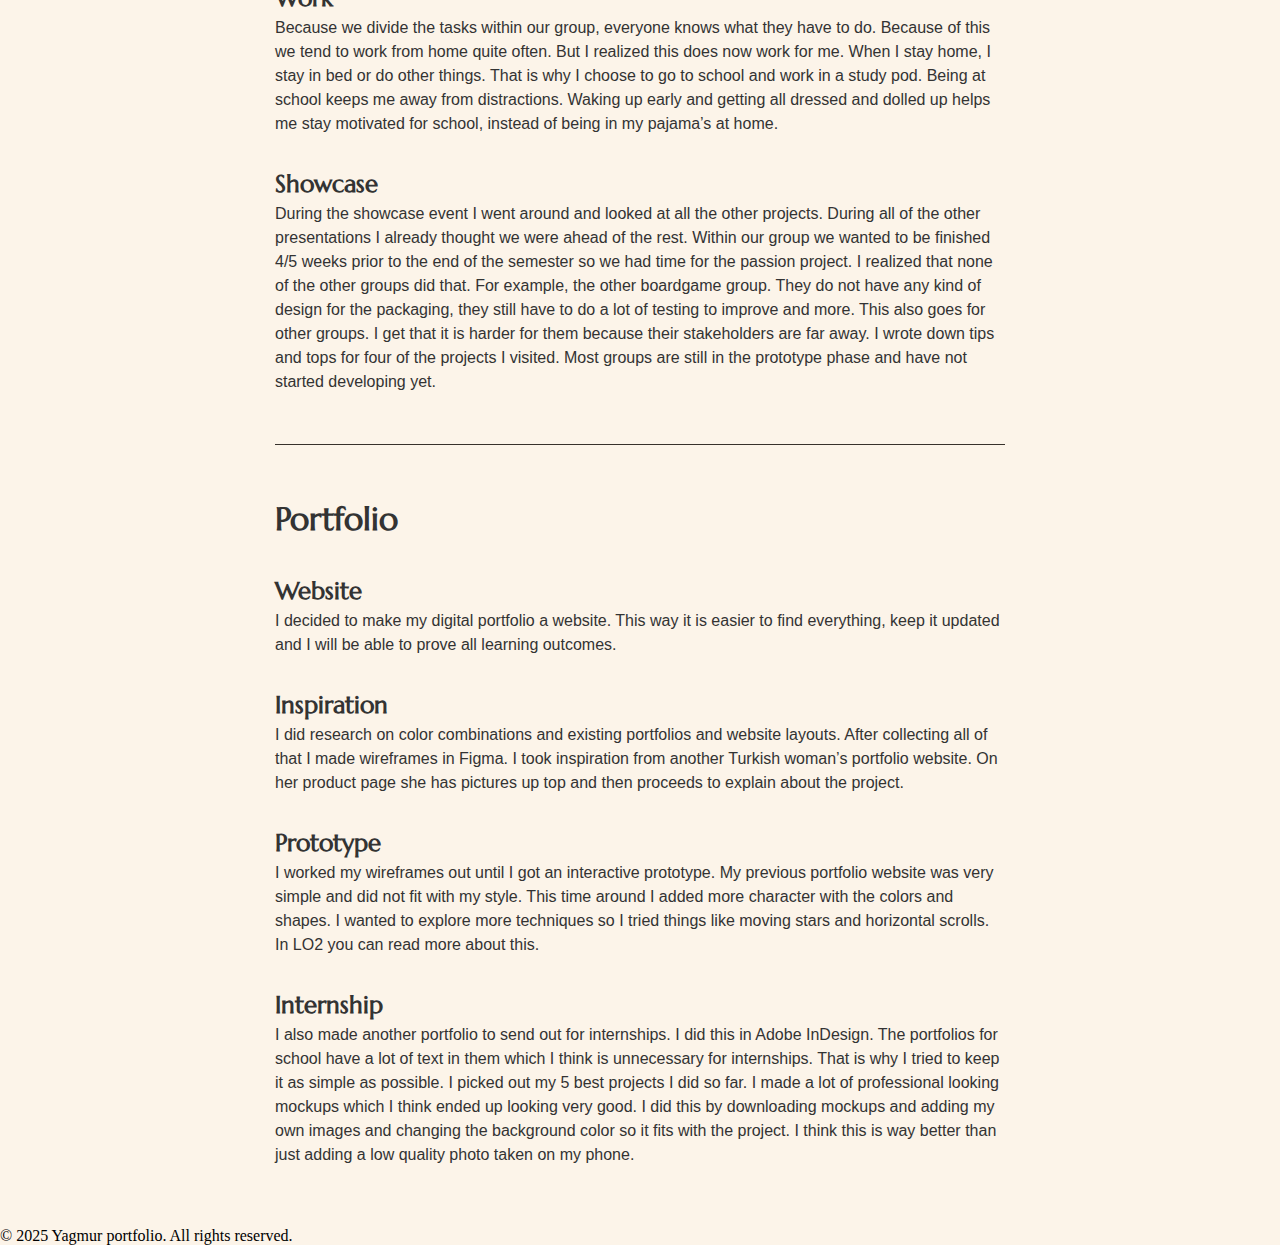
<file: lo5.html>
<!DOCTYPE html>
<html lang="en">
<head>
    <meta charset="UTF-8">
    <meta name="viewport" content="width=device-width, initial-scale=1.0">
    <title>Document</title>

    <link rel="stylesheet" href="navbar.css">
    <link rel="stylesheet" href="style.css">
    <link rel="stylesheet" href="https://cdnjs.cloudflare.com/ajax/libs/font-awesome/4.7.0/css/font-awesome.min.css">
    <link rel="stylesheet" href="https://cdnjs.cloudflare.com/ajax/libs/font-awesome/6.5.0/css/all.min.css">
    <link href="https://fonts.googleapis.com/css2?family=Marcellus&display=swap" rel="stylesheet">
    <link rel="icon" type="image/x-icon" href="images/rain logo.png">
    <link href="https://fonts.googleapis.com/css2?family=Prata&display=swap" rel="stylesheet">
    <link rel="stylesheet" href="friends.css">
    <link rel="stylesheet" href="LO.css">
</head>
<body>
    <!-- navbar -->
    <nav class="navbar">
        <a href="index.html"><img src="images/rain logo.png" alt="logo" class="logo"></a>

        <div class="nav-links" id="navLinks">
            <a href="#home" class="homebtn">Home</a>
            <a href="#about" class="about">About me</a>

            <div class="dropdown">
            <button class="dropbtn">Projects
                <i class="fa fa-caret-down"></i>
            </button>
                <div class="dropdown-content">
                    <a href="loop.html">LOOP</a>
                    <a href="friends.html">Friends with Benefits</a>
                    <a href="#">Development challenges</a>
                    <a href="#">Portfolio</a>
                    <a href="#">Vision Installatie</a>

                </div>
            </div>
            <div class="dropdown">
                <button class="dropbtn">Learning outcomes
                <i class="fa fa-caret-down"></i>
                </button>
                <div class="dropdown-content">
                <a href="lo1.html">Interactive media</a>
                <a href="lo2.html">Development</a>
                <a href="lo3.html">Iterative design</a>
                <a href="lo4.html">Professional standard</a>
                <a href="lo5.html">Personal leadership</a>
                </div>
            </div>
        </div>

        <a href="javascript:void(0);" class="icon" onclick="toggleMenu()">
            <i class="fa fa-bars"></i>
        </a>
    </nav>

    <!-- --intro-- -->
    <section class="inleiding">
        <h1 class="LO">Learning outcome 5 </h1>
        <h1 class="disc">Personal leadership</h1>
        <p> You are aware of your strengths and pitfalls, both in the field of ICT and in your personal development. You take actions in line with your core values to promote your personal growth and learning attitude.</p>
    </section>
    <div class="divider"></div>

    <section class="content">
        <h2 class="title">Loop - Media Agency</h2>
        <div class="proof">
            <h4 class="sub-title">Animation</h4>
            <p>I had previously made some simple animations with procreate. That is how I already knew the basics. However, I had never used Adobe Animate, that is why I watched a tutorial first.</p>
        </div>
        <div class="proof">
            <h4 class="sub-title">Feedback</h4>
            <p>I am always open to feedback. When my teammate gave me the feedback to use more yellow, I immediately took action.</p>
        </div>
        
        <div class="divider2"></div>


        <h2 class="title">Friends with "Benefits"</h2>
        <div class="proof">
            <h4 class="sub-title">Printing</h4>
            <p>We wanted to print out stickers to stick on paper cups to use like shot glasses for the showcase event. I made the design but couldn’t figure out how to make it cut. After a lot of trial and error, my team mate found the issue. It turns out the program is capital sensitive. So everything just had be named properly in order to make it all work. But even if it hadn’t worked, I had already came up with different solutions. I started hand cutting all the stickers so we at least had something to show. We wanted to make a sturdy box, but we did not have enough cardboard in stock, that is why we resorted with a thick paper. I stuck the sticker on the paper and glued another layer of paper to make it even firmer. We left the board as it is on the sticker paper, even though we couldn’t fold it this way, it looked better for the showcase.</p>
        </div>
        <div class="proof">
            <h4 class="sub-title">My share</h4>
            <p>I think I am allowed to be very proud with this project because of my share in this group. I came up with the original ranking idea, I made the whole first design, I helped create a marketing strategy with Rick, I was very engaged in making the paper prototypes and during the showcase I was really selling the product. One of the teachers even said I sound like a real sales lady. Everyone who came by said that they would buy the game if it ever came out.</p>
        </div>
        <div class="proof">
            <h4 class="sub-title">Errors</h4>
            <p>I am still very open to feedback, when I got told my design was too minimalistic I immediately took action. When the stakeholder did not like our concept I went onto looking for a new idea. After the workshop about user stories I immediately created our user stories and assigned to people in Trello. All in all I am very pleased with the way I provided my work. </p>
        </div>
        <div class="proof">
            <h4 class="sub-title">Work</h4>
            <p>Because we divide the tasks within our group, everyone knows what they have to do. Because of this we tend to work from home quite often. But I realized this does now work for me. When I stay home, I stay in bed or do other things. That is why I choose to go to school and work in a study pod. Being at school keeps me away from distractions. Waking up early and getting all dressed and dolled up helps me stay motivated for school, instead of being in my pajama’s at home.</p>
        </div>
        <div class="proof">
            <h4 class="sub-title">Showcase</h4>
            <p>During the showcase event I went around and looked at all the other projects. During all of the other presentations I already thought we were ahead of the rest. Within our group we wanted to be finished 4/5 weeks prior to the end of the semester so we had time for the passion project. I realized that none of the other groups did that. For example, the other boardgame group. They do not have any kind of design for the packaging, they still have to do a lot of testing to improve and more. This also goes for other groups. I get that it is harder for them because their stakeholders are far away. I wrote down tips and tops for four of the projects I visited. Most groups are still in the prototype phase and have not started developing yet.</p>
        </div>
        

        <div class="divider2"></div>

        <h2 class="title">Portfolio</h2>
        <div class="proof">
            <h4 class="sub-title">Website</h4>
            <p>I decided to make my digital portfolio a website. This way it is easier to find everything, keep it updated and I will be able to prove all learning outcomes.  </p>
        </div>
        <div class="proof">
            <h4 class="sub-title">Inspiration</h4>
            <p>I did research on color combinations and existing portfolios and website layouts. After collecting all of that I made wireframes in Figma. I took inspiration from another Turkish woman’s portfolio website. On her product page she has pictures up top and then proceeds to explain about the project. </p>
        </div>
        <div class="proof">
            <h4 class="sub-title">Prototype</h4>
            <p>I worked my wireframes out until I got an interactive prototype. My previous portfolio website was very simple and did not fit with my style. This time around I added more character with the colors and shapes. I wanted to explore more techniques so I tried things like moving stars and horizontal scrolls. In LO2 you can read more about this.</p>
        </div>
        <div class="proof">
            <h4 class="sub-title">Internship</h4>
            <p>I also made another portfolio to send out for internships. I did this in Adobe InDesign. The portfolios for school have a lot of text in them which I think is unnecessary for internships. That is why I tried to keep it as simple as possible. I picked out my 5 best projects I did so far. I made a lot of professional looking mockups which I think ended up looking very good. I did this by downloading mockups and adding my own images and changing the background color so it fits with the project. I think this is way better than just adding a low quality photo taken on my phone.  </p>
        </div>
    </section>
<!-- footer -->

<div class="footer">
    <p>© 2025 Yagmur portfolio. All rights reserved.</p>
</div>
    </body>
</html>
</file>
<file: navbar.css>
*{
    margin: 0;
    padding: 0;
    box-sizing: border-box;
}

.navbar {
    display: flex; /* essentieel voor flex-layout */
    align-items: center; /* verticale uitlijning */
    justify-content: space-between; /* logo links, links rechts */
    background-color: #FCF4E9;
    font-family: Arial;
    padding: 0 20px; /* voeg wat padding links/rechts toe voor ruimte */
}

/* wrapper voor items rechts */
.nav-links {
    display: flex;
    align-items: center;
}

.nav-links a,
.nav-links .dropdown {
    margin-left: 15px; /* ruimte tussen items */
    text-decoration: none;
    color: black;
    font-size: 16px;
    padding: 14px 16px;
}

/* Dropdowns zonder float (flexbox gebruikt geen floats!) */
.dropdown {
    position: relative; /* nodig voor positioneren van dropdown-content */
}

/* Dropdown button */
.dropdown .dropbtn {
    border: none;
    background: inherit;
    font-family: inherit;
    font-size: 16px;
    color: black;
    padding: 14px 16px;
    cursor: pointer;
}

/* Dropdown-content (hidden by default) */
.dropdown-content {
    display: none;
    position: absolute;
    background-color: #FCF4E9;
    min-width: 160px;
    box-shadow: 0px 8px 16px rgba(0,0,0,0.2);
    z-index: 1;
}

/* Links inside dropdown */
.dropdown-content a {
    padding: 12px 16px;
    display: block;
    text-decoration: none;
    color: black;
    text-align: left;
}

/* Dropdown link hover-effect */
.dropdown-content a:hover {
    background-color: #f1e6d5; /* lichte hoverkleur */
}

/* Laat dropdown zien bij hover */
.dropdown:hover .dropdown-content {
    display: block;
}

/* Logo grootte */
.navbar .logo{
    max-width: 2.5rem;
}
</file>
<file: style.css>
body{
    margin: 0;
    padding: 0;
    box-sizing: border-box;
    background-color: #FCF4E9;
    overflow-x: hidden;
}

/* -------------------------------------hero------------------------------------- */

/* 
.hero {
    position: relative;
    display: flex;
    flex-direction: column;
    justify-content: center;
    width: fit-content;
    height: fit-content;
}

.hero-wrapper {
    display: flex;
    justify-content: center;
    align-items: center;
    height: 100vh;
    width: 100vw;
    position: relative;
    overflow: hidden;
}

.hero-img {
    display: block;
    width: 30.5rem; 
    height: auto;
    position: relative;
    z-index: 1;

}

.portfolio {
    position: absolute;
    transform: translateX(85%);
    white-space: nowrap;
    font-family: 'mercellus', serif;
    font-size: 128px;
    font-weight: 100;
    pointer-events: none;
}
 */



 .hero-wrapper {
    display: flex;
    justify-content: center;
    align-items: center;
    height: 100vh; /* full screen */
    overflow: hidden;
  }
  
  .hero-content {
    position: relative;
    display: flex;
    align-items: center;
  }
  .portfolio-text{
    margin-left: 22.5rem;
  }

  .portfolio-text h1{
    display: flex;
    flex-direction: column;
    justify-content: center;
    font-family: 'Marcellus', serif;
    font-size: 128px;
    font-weight: 100;
    line-height: 1;
    z-index: 0;
    position: relative;
    
  }
  
  .portfolio-text h1 {
    margin: 0;
    position: relative;
    opacity: 0;
    animation: fadeInUp 0.8s ease forwards;
  }
  
  .portfolio-text .top{
    z-index: 2;
  }
  
  .portfolio-text .bottom{
    z-index: 0;
  }

  .hero-img {
    position: absolute;
    left: 0;
    z-index: 1;
    width: 30.5rem;
    height: auto;
    filter: blur(2px); /* optional */
    animation: fadeIn 1s ease 0.5s forwards;
    opacity: 0; /* Start hidden */
  }

/* Fade and slide animation */
@keyframes fadeInUp {
    0% {
      opacity: 0;
      transform: translateY(20px);
    }
    100% {
      opacity: 1;
      transform: translateY(0);
    }
  }
  
  @keyframes fadeIn {
    0% {
      opacity: 0;
      transform: scale(0.98);
    }
    100% {
      opacity: 1;
      transform: scale(1);
    }
  }
  

  
  .portfolio-text h1:nth-child(1) {
    animation-delay: 0.2s;
  }
  .portfolio-text h1:nth-child(2) {
    animation-delay: 0.4s;
  }
  .portfolio-text h1:nth-child(3) {
    animation-delay: 0.6s;
  }
  .portfolio-text h1:nth-child(4) {
    animation-delay: 0.8s;
  }
  
 
  
  
/* --------------------------------------about me------------------------------------- */






.intro{
    display: flex;
    justify-content: center;
    gap: 275px;
    position: relative;
    align-items: center;
    width: 100%;
    
}

.text h2{
    font-size: 64px;
    font-family: 'marcellus', serif;
    margin-bottom: 5%;
}

.text p{
    font-size: 14px;
    font-family: 'inter', sans-serif;
    margin-bottom: 5%;
}

.contact{
    background-color: #FEE5CF;
    width: 18rem;
    padding-left: 3rem;
    padding-bottom: 3rem;
}

.info-list{
    display: flex;
    flex-direction: column;
    align-items: flex-start;
    gap: 0.5rem;
}
.info-item {
    display: flex;
    align-items: center;
    gap: 1rem;
  }
  
  .info-item p {
    margin: 0;
  }

.info-item i{
    color: black;
    font-size: 1.5rem;
    width: 30px;
    text-align: center;
}

.info-item p{
    margin: 0;
    text-align: left;
    flex: 1;
}
.intro .text{
    max-width: 400px;
}

.age, .land{
    background-color: white;
    border-radius: 50px;
    border-color: black;
    border: 1px;
    border-style: solid;
    padding: 10px 20px;
    font-size: 14px;
    font-family: 'marcellus', serif;
}

.age{
    position: absolute;
    top: 20%;
    right: 37.5%;
    width: 10rem;
    display: flex;
    justify-content: center;
}

.land{
    position: absolute;
    top: 45%;
    right: 11%;
    width: 9rem;
    display: flex;
    justify-content: center;
}

.learnBTN{
    background-color: #E3C2D3;
    color: white;
    font-family: 'marcellus', serif;
    font-size: 14px;
    padding: 10px 20px;
    border-radius: 50px;
    border-style: none;
    transition: all 0.5s ease-in-out;
    animation-duration: 0.5s;
    cursor: pointer;
}

.learnBTN:hover{
    background-color: #B0C5E0;
}

.me{
    display: flex;
    flex-direction: column;
    justify-content: center;
    align-items: center;
}

.my-photo{
    max-width: 21rem;
}
.contact h4{
    font-family: 'marcellus', serif;
    font-size: 24px;
}

.contact p{
    font-family: 'marcellus', serif;
    font-size: 14px;
}





/* --------------------------------------projects------------------------------------- */






.project-carousel {
    padding: 4rem 2rem;
    overflow-x: hidden;
    max-width: 80%;
    margin: 0 auto;
}


.project-carousel h1 {
    font-size: 8rem;
    margin: 0 0 0 190px;
    text-align: left;
    font-weight: 100;
    padding: 0;
}

.carousel {
    display: flex;
    align-items: center;
    gap: 1.5rem;
    overflow-x: auto;
    scroll-snap-type: x mandatory;
    -webkit-overflow-scrolling: touch;
    padding-bottom: 1rem;
    scrollbar-width: none; /* Firefox */
    -ms-overflow-style: none;
    padding-top: 50px;
}
.carousel::-webkit-scrollbar {
    display: none; /* Chrome, Safari en Opera */
}
.thumbnail {
    flex: 0 0 auto;
    scroll-snap-align: center;
    transition: transform 0.3s ease, box-shadow 0.3s ease;
    border-radius: 12px;
    overflow: hidden;
}

.thumbnail img {
    width: 400px; /* Pas aan op je stijl */
    height: auto;
    display: block;
    border-radius: 12px;
    transition: transform 0.3s ease;
}

/* Hover effect */
.thumbnail:hover {
    transform: scale(1.05);
    box-shadow: 0 0 30px rgba(0, 115, 255, 0.4);
}

.pinkStar img{
   width: 55px;
}




/* --------------------------------------learning outcomes------------------------------------- */





.learning-outcomes {
    display: flex;
    justify-content: center;
    align-items: center;
    text-align: center;
    gap: 4rem;
    padding: 5rem 2rem;
    flex-wrap: wrap;
    position: relative;
}
.outcomes-container {
    display: flex;
    justify-content: center;
    align-items: center;
    flex-wrap: wrap;
    gap: 4rem;
    padding-bottom: 10rem;
}

.outcomes-container a{
    text-decoration: none;
    color: black;
}

.learning-outcomes h1 {
    font-size: 8rem;
    font-weight: 100;
}

.outcome {
    width: 220px;
    height: 220px;
    border: 2px solid black;
    border-radius: 50%;
    display: flex;
    justify-content: center;
    align-items: center;
    font-size: 4.3rem;
    transition: all 0.3s ease;
    position: relative;
    overflow: visible;
    cursor: pointer;
    text-align: center;
    padding: 1rem;
}

/* standaardtekst (LO1, LO2, etc.) */
.default-text {
    transition: opacity 0.3s ease;
}

/* hover: standaard tekst verdwijnt */
.outcome:hover .default-text,
.outcome:active .default-text {
    opacity: 0;
}

.outcome:hover {
    background: radial-gradient(circle, #B0C5E0, #FCF4E9);
}
.outcome:active {
    background: radial-gradient(circle, #B0C5E0, #FCF4E9);
}
/* Hover tekst */
.outcome::after {
    content: attr(data-hover);
    position: absolute;
    font-size: 1.8rem;
    opacity: 0;
    transition: opacity 0.3s ease;
    pointer-events: none;
    padding: 0.5rem;
}

/* Hover: nieuwe tekst verschijnt */
.outcome:hover::after,
.outcome:active::after {
    opacity: 1;
}

/* Stars */
.star {
    position: absolute;
    transition: all 0.5s ease;
}
.star img{
    width: 2.5rem;
}
/* Beginpositie sterren */
.star1 {
    top: -10px;
    left: 40%;
    transform: translateX(-50%);
    transform: translatey(-25%);

}

.star2 {
    bottom: -10px;
    left: 40%;
    transform: translateX(-10%);
    transform: translatey(48%);
}

/* Sterren bewegen bij hover */
/* .outcome:hover .star1 {
    top: 10%;
    left: 10%;
}

.outcome:hover .star2 {
    bottom: 10%;
    right: 10%;
    left: auto;
} */


/* Eerste outcome (LO1) */
.outcome:nth-child(1):hover .star1,
.outcome:nth-child(1):active .star1 {
    top: 10%;
    left: 20%;
}

.outcome:nth-child(1):hover .star2,
.outcome:nth-child(1):active .star2 {
    bottom: 10%;
    right: 20%;
    left: auto;
}

/* Tweede outcome (LO2) */
.outcome:nth-child(2):hover .star1,
.outcome:nth-child(2):active .star1 {
    top: 5%;
    left: 80%;
}

.outcome:nth-child(2):hover .star2,
.outcome:nth-child(2):active .star2 {
    bottom: 5%;
    left: 20%;
}

/* Derde outcome (LO3) */
.outcome:nth-child(3):hover .star1,
.outcome:nth-child(3):active .star1 {
    top: 30%;
    left: 10%;
}

.outcome:nth-child(3):hover .star2,
.outcome:nth-child(3):active .star2 {
    bottom: 30%;
    right: 10%;
    left: auto;
}

/* Vierde outcome (LO4) */
.outcome:nth-child(4):hover .star1,
.outcome:nth-child(4):active .star1 {
    top: 15%;
    left: 70%;
}

.outcome:nth-child(4):hover .star2,
.outcome:nth-child(4):active .star2 {
    bottom: 15%;
    left: 30%;
}

/* Vijfde outcome (LO5) */
.outcome:nth-child(5):hover .star1,
.outcome:nth-child(5):active .star1 {
    top: 25%;
    left: 25%;
}

.outcome:nth-child(5):hover .star2,
.outcome:nth-child(5):active .star2 {
    bottom: 25%;
    right: 25%;
    left: auto;
}


@media (max-width: 768px) {
    /* Make circles smaller */
    .outcome {
      width: 100px;
      height: 100px;
      font-size: 1rem;
      padding: 0.5rem;
    }
  
    /* Make the H1 smaller */
    .learning-outcomes h1 {
      font-size: 2.2rem;
      margin-bottom: 2rem;
    }
  
    /* Make the outcome hover text (after text) smaller */
    .outcome::after {
      font-size: 0.9rem;
    }
  
    /* Make the default text inside circles smaller */
    .default-text {
      font-size: 1rem;
    }
  
    /* Make stars smaller */
    .star img {
      width: 20px;
      height: 20px;
    }
  
    /* Space between circles smaller */
    .outcomes-container {
      gap: 1.5rem;
    }
  }
</file>
<file: friends.css>
body {
    margin: 0;
    padding: 0;
    box-sizing: border-box;
  }
  


/*-------------------------- gallery ------------------------------*/
  .gallery {
    display: grid;
    grid-template-columns: 450px 650px; /* exact widths */
    grid-template-rows: auto auto; /* auto adjusts to content */
    gap: 22px;
    padding: 22px;
    justify-content: center;
    margin-top: 60px;
  }
  
  .gallery .item {
    background-position: center;
    background-size: cover;
  }
  
  .large {
    grid-column: 2;
    grid-row: 2;
    height: 400px; /* adjust as desired */
    background-image: url('images/mockup_rood.png');
    background-size: cover;
    background-position: center;
  }
  
  .tall {
    grid-column: 1;
    grid-row: 1 / span 2;
    background-image: url('images/poster_friends.jpg');
    background-size: cover;
    background-position: center;
  }
  
  .gallery .item:nth-child(3) {
    grid-column: 2;
    grid-row: 1;
    height: 200px; /* adjust height as needed */
    background-image: url('images/mockup_rood.png');
    background-size: cover;
    background-position: center;
  }
  
  .gallery .item:nth-child(4) {
    grid-column: 2;
    grid-row: 1;
    height: 200px; /* match the 3rd item's height */
    margin-left: auto;
    width: calc(50% - 5px);
    background-image: url('images/app\ with\ hand\ and\ bg.png');
    background-size: cover;
    background-position: center;
  }
  
  .gallery .item:nth-child(3),
  .gallery .item:nth-child(4) {
    width: calc(50% - 11px);
  }
  
  
  .gallery .item:nth-child(3),
  .gallery .item:nth-child(4) {
    width: calc(50% - 11px);
  }
  
  .inleiding{
    margin: 60px 275px;
    display: flex;
    flex-direction: column;
    justify-content: left;
    align-items: flex-start;
    gap: 22px;
    
  }

  .inleiding h4{
    font-family: 'Marcellus', serif ;
    font-size: 24px;
    margin: 0;
  }

  .inleiding p{
    font-family: 'Inter', sans-serif;
    font-size: 16px;
    margin: 0;
  }



  
  .container {
    max-width: 1130px;
    margin: auto;
  }
  
  .section {
    display: grid;
    grid-template-columns: 40px auto 300px;
    gap: 20px;
    margin-bottom: 40px;
    align-items: end;
    position: relative;
  }
  
  .section.full-width {
    grid-template-columns: 40px auto;
  }
  
  .vertical-title {
    writing-mode: vertical-rl;
    transform: rotate(180deg);
    font-family: 'Marcellus', serif;
    font-size: 2em;
    color: #555;
    padding-top: 10px;
    border-left: 2px solid #ddd;
  }
  
  .content {
    font-size: 1em;
    line-height: 1.5;
    color: #333;
    font-family: 'inter', sans-serif;
  }
  
  .image-container {
    grid-row: span 2; /* zorgt ervoor dat de afbeelding twee secties hoog is */
    height: 100%;
  }
  
  .side-image {
    width: 100%;
    height: 100%;
    object-fit: cover;
  }
  
  .side-image1 {
    width: 450px;
    height: auto;
    object-fit: cover;
  }
</file>
<file: LO.css>
.inleiding{
    margin-top: 120px;
}
.divider{
    height: 1px;
    background: black;
    border: none;
    margin: 0 250px;
}

.LO{
    font-family: 'Marcellus', serif;
    font-size: 3em;
    margin: 0;
}

.disc{
    font-family: 'Marcellus', serif;
    font-size: 2em;
    margin: 0;
}
 
.title{
    font-family: 'Marcellus', serif;
    font-size: 2em;
}

.proof p{
    margin: 0;
}


.sub-title{
    font-family: 'Marcellus', serif;
    font-size: 1.5em;
    margin: 30px 0 0 0;
}

.content{
    margin: 60px 275px;
}

.divider2{
    height: 1px;
    background: rgb(55, 49, 43);
    border: none;
    margin: 50px 0;
}


img{
    max-width: 500px;
    
}
</file>
